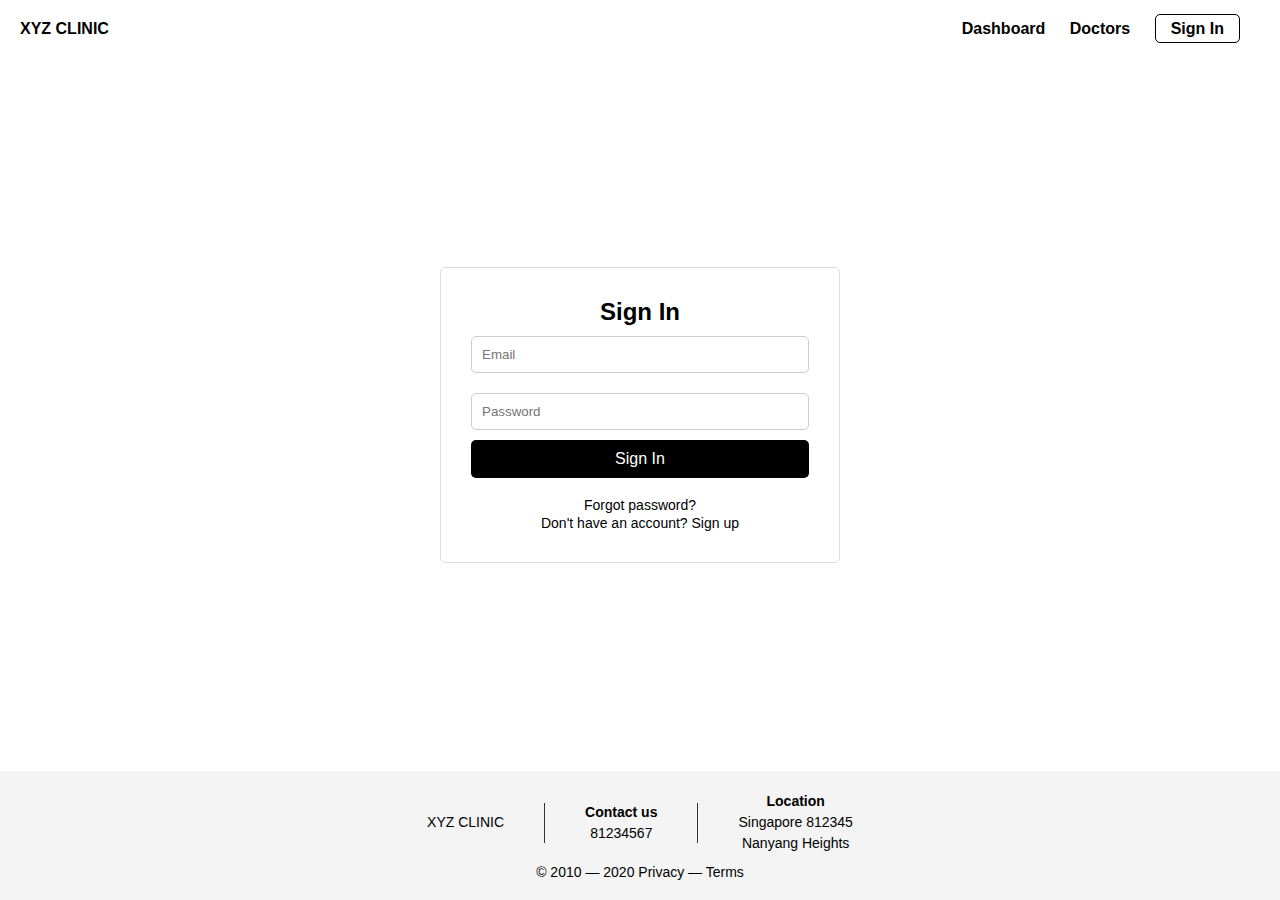
<file: login.html>
<!DOCTYPE html>
<html lang="en">
<head>
    <meta charset="UTF-8">
    <meta name="viewport" content="width=device-width, initial-scale=1.0">
    <title>XYZ Clinic - Login</title>
    <style>
        /* Reset some default styles */
        * {
            margin: 0;
            padding: 0;
            box-sizing: border-box;
        }

        /* General styling */
        body {
            font-family: Arial, sans-serif;
            display: flex;
            flex-direction: column;
            min-height: 100vh;
            justify-content: space-between;
        }

        /* Header styling */
        header {
            display: flex;
            justify-content: space-between;
            padding: 20px;
            font-weight: bold;
        }

        /* Division links */
        div a {
            text-decoration: none;
            color: black;
        }
        a:visited {
            color: rgb(0, 0, 0);
        }
        a:hover {
            color: blue;
        }
        
        /* Navigation links */
        nav a {
            margin-right: 20px;
            text-decoration: none;
            color: black;
        }

        .sign-in {
            padding: 5px 15px;
            border: 1px solid black;
            text-decoration: none;
            color: black;
            border-radius: 5px;
        }

        /* Form container */
        .login-container {
            display: flex;
            justify-content: center;
            align-items: center;
            flex-grow: 1;
        }

        /* Login form styling */
        .login-form {
            border: 1px solid #ddd;
            padding: 30px;
            border-radius: 5px;
            max-width: 400px;
            width: 100%;
            text-align: center;
        }

        .login-form input[type="email"],
        .login-form input[type="password"] {
            width: 100%;
            padding: 10px;
            margin: 10px 0;
            border: 1px solid #ccc;
            border-radius: 5px;
        }

        .login-form button {
            width: 100%;
            padding: 10px;
            background-color: black;
            color: white;
            border: none;
            border-radius: 5px;
            font-size: 16px;
            cursor: pointer;
        }

        .login-form a {
            color: black;
            text-decoration: none;
            font-size: 14px;
        }

        /* Footer styling */
        footer {
            background-color: #f4f4f4;
            padding: 20px 0;
            text-align: center;
        }

        .footer-content {
            display: flex;
            justify-content: center;
            align-items: center;
            max-width: 800px;
            margin: 0 auto;
        }

        .footer-content div {
            margin: 0 20px;
            text-align: center;
        }

        .footer-content .separator {
            border-left: 1px solid #333;
            height: 40px;
            margin: 0 20px;
        }

        .footer-content p {
            font-size: 14px;
            color: black;
            line-height: 1.5;
        }

        /* Bold styling for "Contact us" and "Location" */
        .footer-content p strong {
            font-weight: bold;
        }

        .footer-bottom {
            font-size: 14px;
            color: black;
            margin-top: 10px;
        }
    </style>
</head>
<body>
    <header>
        <div><a href="index.html">XYZ CLINIC</a></div>
        <nav>
            <a href="Dashboard.html">Dashboard</a>
            <a href="Doctors.html">Doctors</a>
            <a href="login.html" class="sign-in">Sign In</a>
        </nav>
    </header>

    <div class="login-container">
        <div class="login-form">
            <h2>Sign In</h2>
            <form action="#">
                <input type="email" placeholder="Email" required>
                <input type="password" placeholder="Password" required>
                <button type="submit">Sign In</button>
                <div><br>
                    <a href="#">Forgot password?</a><br>
                    <a href="signup.html">Don't have an account? Sign up</a>
                </div>
            </form>
        </div>
    </div>

    <footer>
        <div class="footer-content">
            <div>
                <p>XYZ CLINIC</p>
            </div>
            <div class="separator"></div>
            <div>
                <p><strong>Contact us</strong><br>81234567</p>
            </div>
            <div class="separator"></div>
            <div>
                <p><strong>Location</strong><br>Singapore 812345<br>Nanyang Heights</p>
            </div>
        </div>
        <div class="footer-bottom">
            © 2010 — 2020 Privacy — Terms
        </div>
    </footer>
</body>
</html>
</file>
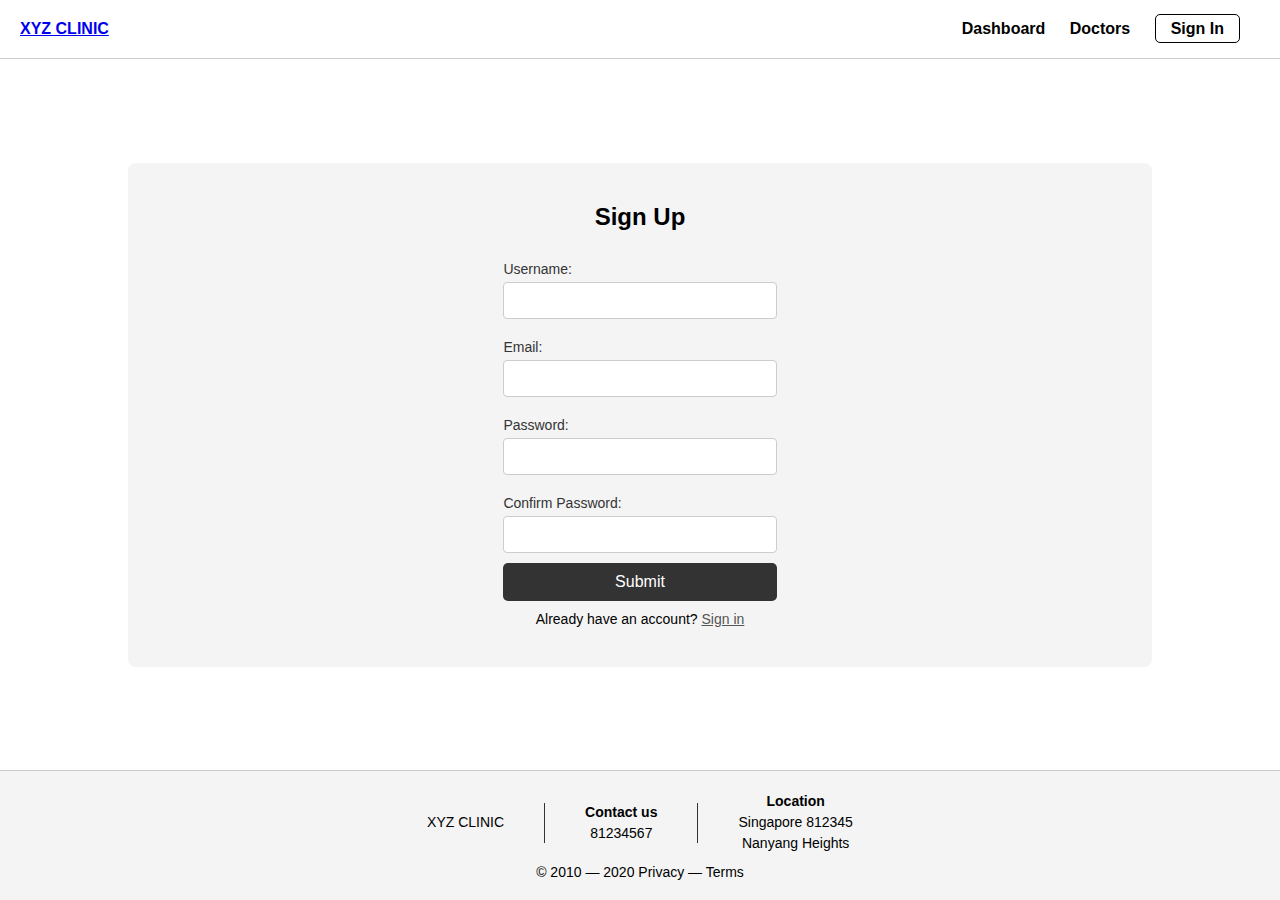
<file: signup.html>
<!DOCTYPE html>
<html lang="en">
<head>
    <meta charset="UTF-8">
    <meta name="viewport" content="width=device-width, initial-scale=1.0">
    <title>XYZ Clinic - Registration</title>
    <style>
        /* Reset styles */
        * {
            margin: 0;
            padding: 0;
            box-sizing: border-box;
        }

        /* General body styling */
        body {
            font-family: Arial, sans-serif;
            display: flex;
            flex-direction: column;
            min-height: 100vh;
            justify-content: center;
        }

        /* Header styling */
        header {
            display: flex;
            justify-content: space-between;
            padding: 20px;
            font-weight: bold;
            background-color: #fff;
            border-bottom: 1px solid #ccc;
        }

        /* Navigation links */
        nav a {
            margin-right: 20px;
            text-decoration: none;
            color: black;
        }

        .sign-in {
            padding: 5px 15px;
            border: 1px solid black;
            text-decoration: none;
            color: black;
            border-radius: 5px;
        }

        /* Registration form container */
        .registration-container {
            display: flex;
            justify-content: center;
            align-items: center;
            flex-grow: 1;
            padding: 40px 0;
        }

        /* Form content layout */
        .registration-content {
            display: flex;
            width: 80%;
            align-items: center;
            flex-wrap: wrap;
        }

        .form-section, .image-section {
            padding: 40px;
            flex: 1; /* Ensures both sections take up equal space */
            display: flex;
            flex-direction: column;
            align-items: center;
            justify-content: center;
        }

        .form-section {
            background-color: #f4f4f4;
            border-radius: 8px;
        }

        .form-section h2 {
            font-size: 24px;
            margin-bottom: 20px;
            text-align: center;
        }

        .form-section label {
            display: block;
            margin: 10px 0 5px;
            font-size: 14px;
            color: #333;
        }

        .form-section input {
            width: 100%;
            padding: 10px;
            margin-bottom: 10px;
            border: 1px solid #ccc;
            border-radius: 4px;
        }

        .form-section button {
            width: 100%;
            padding: 10px;
            background-color: #333;
            color: #fff;
            border: none;
            border-radius: 5px;
            font-size: 16px;
            cursor: pointer;
        }

        .form-section button:hover {
            background-color: #555;
        }

        .form-section p {
            font-size: 14px;
            text-align: center;
            margin-top: 10px;
        }

        .form-section p a {
            color: #555;
            text-decoration: underline;
        }

        .image-section {
            background-color: black;
            display: flex;
            justify-content: center;
            align-items: center;
        }

        .image-placeholder {
            width: 150px;
            height: 150px;
            background-color: white;
            border-radius: 5px;
        }

        /* Footer styling */
        footer {
            background-color: #f4f4f4;
            padding: 20px 0;
            text-align: center;
            border-top: 1px solid #ccc;
        }

        .footer-content {
            display: flex;
            justify-content: center;
            align-items: center;
            max-width: 800px;
            margin: 0 auto;
            flex-wrap: wrap;
        }

        .footer-content div {
            margin: 0 20px;
            text-align: center;
        }

        .footer-content .separator {
            border-left: 1px solid #333;
            height: 40px;
            margin: 0 20px;
        }

        .footer-content p {
            font-size: 14px;
            color: black;
            line-height: 1.5;
        }

        .footer-bottom {
            font-size: 14px;
            color: black;
            margin-top: 10px;
        }

        /* Responsive Design for Smaller Screens */
        @media (max-width: 768px) {
            .form-section, .image-section {
                flex: 1 1 100%; /* Full width on smaller screens */
                padding: 20px;
            }

            .footer-content .separator {
                display: none;
            }
        }
    </style>
</head>
<body>

    <!-- Header Section -->
    <header>
        <div><a href="index.html">XYZ CLINIC</a></div>
        <nav>
            <a href="Dashboard.html">Dashboard</a>
            <a href="Doctors.html">Doctors</a>
            <a href="login.html" class="sign-in">Sign In</a>
        </nav>
    </header>

    <!-- Registration Content Container -->
    <div class="registration-container">
        <div class="registration-content">
            <!-- Form Section -->
            <div class="form-section">
                <h2>Sign Up</h2>
                <form action="#" method="post">
                    <label for="username">Username:</label>
                    <input type="text" id="username" name="username" required>

                    <label for="email">Email:</label>
                    <input type="email" id="email" name="email" required>

                    <label for="password">Password:</label>
                    <input type="password" id="password" name="password" required>

                    <label for="confirm-password">Confirm Password:</label>
                    <input type="password" id="confirm-password" name="confirm-password" required>

                    <button type="submit">Submit</button>
                </form>
                <p>Already have an account? <a href="login.html">Sign in</a></p>
            </div>
        </div>
    </div>

    <!-- Footer Section -->
    <footer>
        <div class="footer-content">
            <div>
                <p>XYZ CLINIC</p>
            </div>
            <div class="separator"></div>
            <div>
                <p><strong>Contact us</strong><br>81234567</p>
            </div>
            <div class="separator"></div>
            <div>
                <p><strong>Location</strong><br>Singapore 812345<br>Nanyang Heights</p>
            </div>
        </div>
        <div class="footer-bottom">
            © 2010 — 2020 Privacy — Terms
        </div>
    </footer>

</body>
</html>
</file>
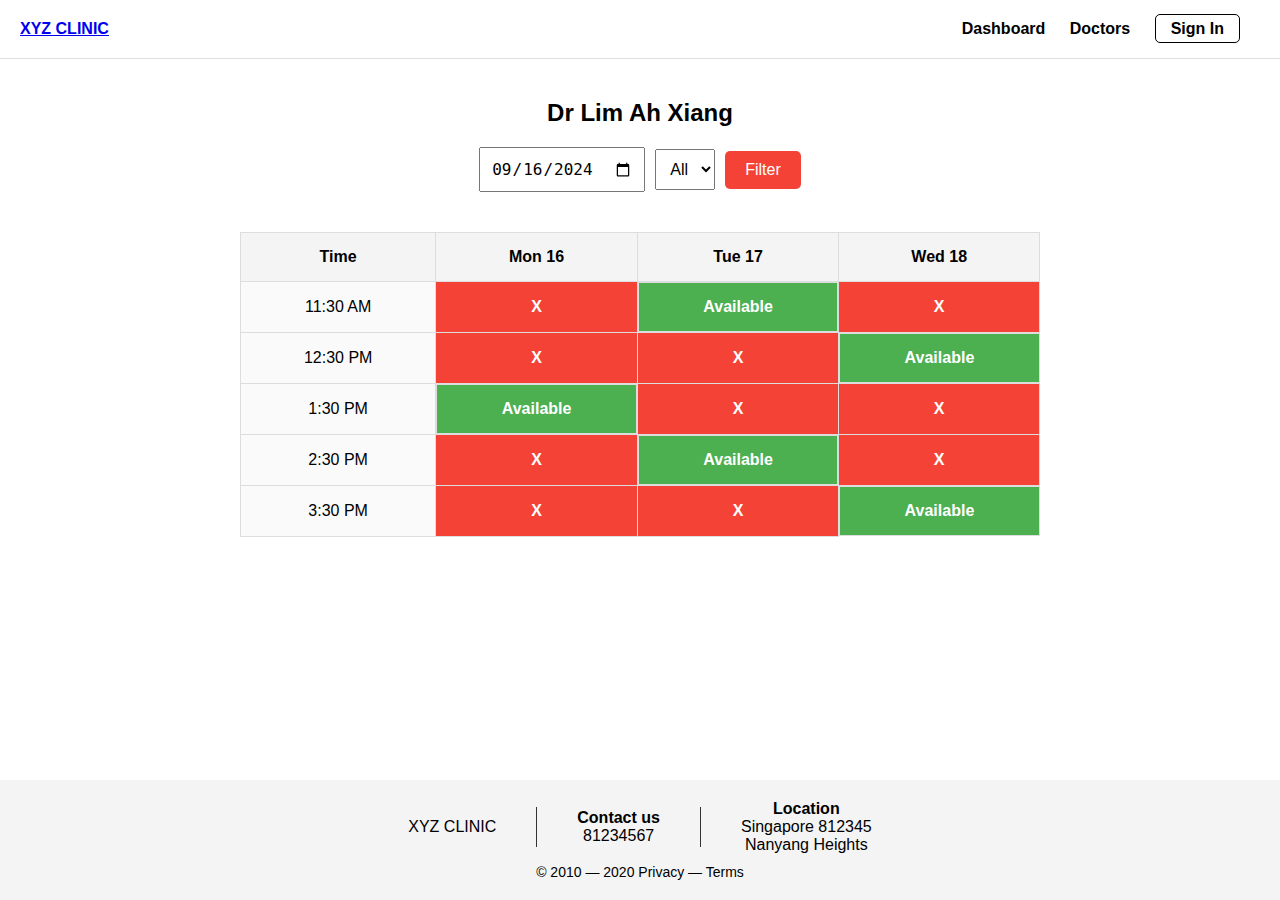
<file: SCHEDULES/LAXS.html>
<!DOCTYPE html>
<html lang="en">
<head>
    <meta charset="UTF-8">
    <meta name="viewport" content="width=device-width, initial-scale=1.0">
    <title>XYZ Clinic - Appointment</title>
    <style>
        /* Reset styles */
        * {
            margin: 0;
            padding: 0;
            box-sizing: border-box;
        }

        body {
            font-family: Arial, sans-serif;
            display: flex;
            flex-direction: column;
            min-height: 100vh;
            justify-content: center;
            align-items: center;
        }

        header {
            display: flex;
            justify-content: space-between;
            width: 100%;
            padding: 20px;
            font-weight: bold;
            border-bottom: 1px solid #ddd;
        }

        nav a {
            margin-right: 20px;
            text-decoration: none;
            color: black;
        }

        .sign-up {
            padding: 5px 15px;
            border: 1px solid black;
            text-decoration: none;
            color: black;
            border-radius: 5px;
        }

        .container {
            width: 80%;
            max-width: 800px;
            margin: 40px auto;
            text-align: center;
        }

        h1 {
            font-size: 24px;
            margin-bottom: 20px;
        }

        .filter-section {
            display: flex;
            justify-content: center;
            align-items: center;
            gap: 10px;
            margin-bottom: 20px;
        }

        .filter-section select, .filter-section input {
            padding: 10px;
            font-size: 16px;
        }

        .filter-section button {
            padding: 10px 20px;
            background-color: #f44336;
            color: white;
            border: none;
            border-radius: 5px;
            cursor: pointer;
            font-size: 16px;
        }

        .table-container {
            overflow-x: auto;
        }

        table {
            width: 100%;
            border-collapse: collapse;
            margin-top: 20px;
        }

        th, td {
            padding: 15px;
            border: 1px solid #ddd;
            text-align: center;
        }

        th {
            background-color: #f4f4f4;
        }

        td {
            background-color: #fafafa;
        }

        .unavailable-slot {
            background-color: #f44336;
            color: white;
            font-weight: bold;
        }

        .available-slot {
            background-color: #4CAF50;
            color: white;
            font-weight: bold;
            cursor: pointer;
            text-decoration: none;
            display: block;
        }

        footer {
            background-color: #f4f4f4;
            padding: 20px 0;
            text-align: center;
            width: 100%;
            margin-top: auto;
        }

        .footer-content {
            display: flex;
            justify-content: center;
            align-items: center;
            max-width: 800px;
            margin: 0 auto;
            flex-wrap: wrap;
        }

        .footer-content div {
            margin: 0 20px;
            text-align: center;
        }

        .footer-content .separator {
            border-left: 1px solid #333;
            height: 40px;
            margin: 0 20px;
        }

        .footer-bottom {
            font-size: 14px;
            color: black;
            margin-top: 10px;
        }
    </style>
</head>
<body>

    <!-- Header Section -->
    <header>
        <div><a href="index.html">XYZ CLINIC</a></div>
        <nav>
            <a href="Dashboard.html">Dashboard</a>
            <a href="Doctors.html">Doctors</a>
            <a href="login.html" class="sign-up">Sign In</a>
        </nav>
    </header>

    <!-- Appointment Booking Container -->
    <div class="container">
        <h1>Dr Lim Ah Xiang</h1>
        <div class="filter-section">
            <input type="date" id="datePicker" value="2024-09-16" onchange="updateDates()">
            <select>
                <option value="all">All</option>
                <!-- More options can be added here -->
            </select>
            <button>Filter</button>
        </div>

        <div class="table-container">
            <table>
                <thead>
                    <tr>
                        <th>Time</th>
                        <th id="day1">Mon 16</th>
                        <th id="day2">Tue 17</th>
                        <th id="day3">Wed 18</th>
                    </tr>
                </thead>
                <tbody>
                    <tr>
                        <td>11:30 AM</td>
                        <td class="unavailable-slot">X</td>
                        <td class="available-slot"><a href="set-appointment.html" class="available-slot">Available</a></td>
                        <td class="unavailable-slot">X</td>
                    </tr>
                    <tr>
                        <td>12:30 PM</td>
                        <td class="unavailable-slot">X</td>
                        <td class="unavailable-slot">X</td>
                        <td class="available-slot"><a href="set-appointment.html" class="available-slot">Available</a></td>
                    </tr>
                    <tr>
                        <td>1:30 PM</td>
                        <td class="available-slot"><a href="set-appointment.html" class="available-slot">Available</a></td>
                        <td class="unavailable-slot">X</td>
                        <td class="unavailable-slot">X</td>
                    </tr>
                    <tr>
                        <td>2:30 PM</td>
                        <td class="unavailable-slot">X</td>
                        <td class="available-slot"><a href="set-appointment.html" class="available-slot">Available</a></td>
                        <td class="unavailable-slot">X</td>
                    </tr>
                    <tr>
                        <td>3:30 PM</td>
                        <td class="unavailable-slot">X</td>
                        <td class="unavailable-slot">X</td>
                        <td class="available-slot"><a href="set-appointment.html" class="available-slot">Available</a></td>
                    </tr>
                </tbody>
            </table>
        </div>
    </div>

    <!-- Footer Section -->
    <footer>
        <div class="footer-content">
            <div>
                <p>XYZ CLINIC</p>
            </div>
            <div class="separator"></div>
            <div>
                <p><strong>Contact us</strong><br>81234567</p>
            </div>
            <div class="separator"></div>
            <div>
                <p><strong>Location</strong><br>Singapore 812345<br>Nanyang Heights</p>
            </div>
        </div>
        <div class="footer-bottom">
            © 2010 — 2020 Privacy — Terms
        </div>
    </footer>

    <script>
        function updateDates() {
            const datePicker = document.getElementById('datePicker');
            const startDate = new Date(datePicker.value);
            
            const days = ["Sun", "Mon", "Tue", "Wed", "Thu", "Fri", "Sat"];
            for (let i = 0; i < 3; i++) {
                const date = new Date(startDate);
                date.setDate(startDate.getDate() + i);
                document.getElementById('day' + (i + 1)).textContent = 
                    days[date.getDay()] + ' ' + date.getDate();
            }
        }

        // Initialize table dates on page load
        updateDates();
    </script>

</body>
</html>
</file>
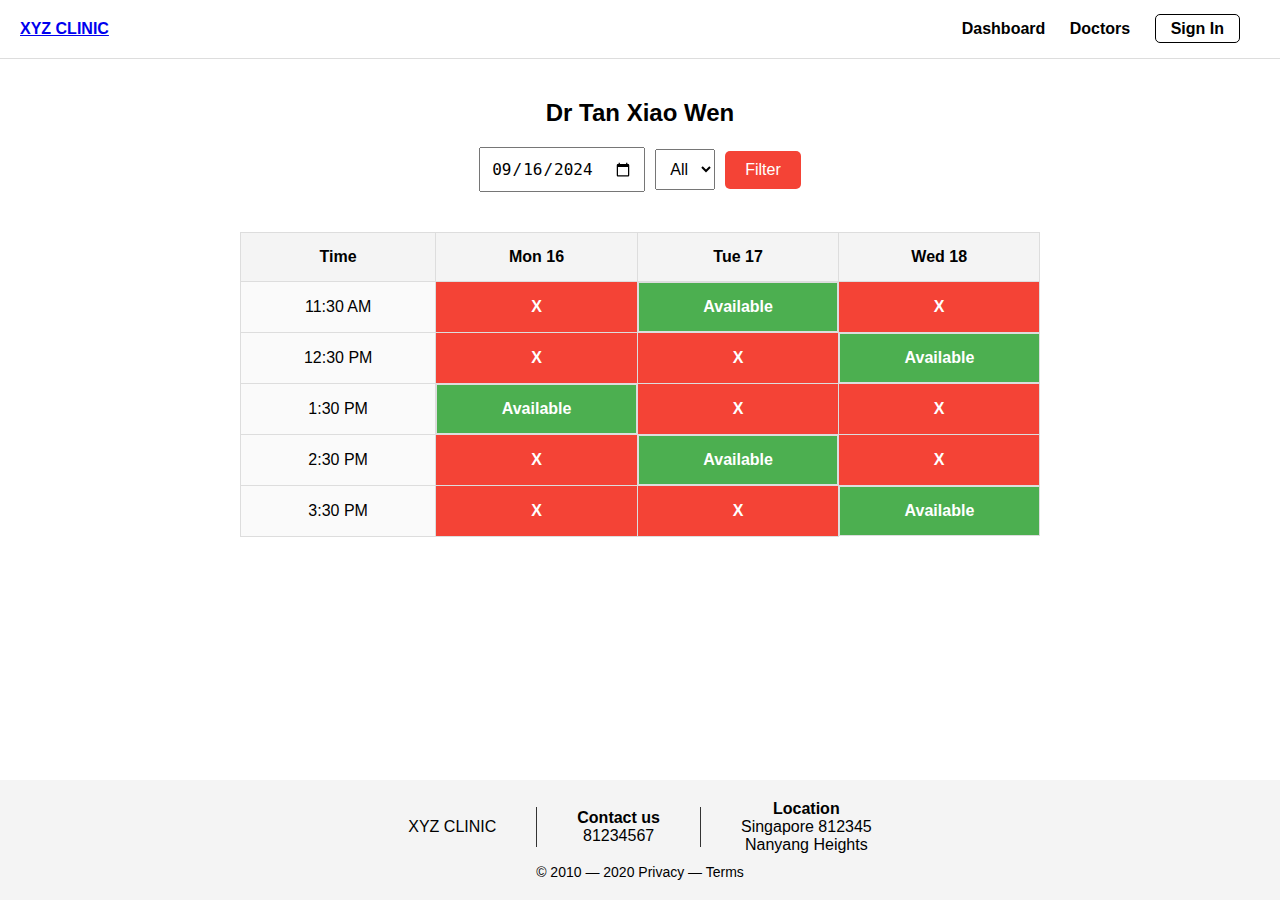
<file: SCHEDULES/TXWS.html>
<!DOCTYPE html>
<html lang="en">
<head>
    <meta charset="UTF-8">
    <meta name="viewport" content="width=device-width, initial-scale=1.0">
    <title>XYZ Clinic - Appointment</title>
    <style>
        /* Reset styles */
        * {
            margin: 0;
            padding: 0;
            box-sizing: border-box;
        }

        body {
            font-family: Arial, sans-serif;
            display: flex;
            flex-direction: column;
            min-height: 100vh;
            justify-content: center;
            align-items: center;
        }

        header {
            display: flex;
            justify-content: space-between;
            width: 100%;
            padding: 20px;
            font-weight: bold;
            border-bottom: 1px solid #ddd;
        }

        nav a {
            margin-right: 20px;
            text-decoration: none;
            color: black;
        }

        .sign-up {
            padding: 5px 15px;
            border: 1px solid black;
            text-decoration: none;
            color: black;
            border-radius: 5px;
        }

        .container {
            width: 80%;
            max-width: 800px;
            margin: 40px auto;
            text-align: center;
        }

        h1 {
            font-size: 24px;
            margin-bottom: 20px;
        }

        .filter-section {
            display: flex;
            justify-content: center;
            align-items: center;
            gap: 10px;
            margin-bottom: 20px;
        }

        .filter-section select, .filter-section input {
            padding: 10px;
            font-size: 16px;
        }

        .filter-section button {
            padding: 10px 20px;
            background-color: #f44336;
            color: white;
            border: none;
            border-radius: 5px;
            cursor: pointer;
            font-size: 16px;
        }

        .table-container {
            overflow-x: auto;
        }

        table {
            width: 100%;
            border-collapse: collapse;
            margin-top: 20px;
        }

        th, td {
            padding: 15px;
            border: 1px solid #ddd;
            text-align: center;
        }

        th {
            background-color: #f4f4f4;
        }

        td {
            background-color: #fafafa;
        }

        .unavailable-slot {
            background-color: #f44336;
            color: white;
            font-weight: bold;
        }

        .available-slot {
            background-color: #4CAF50;
            color: white;
            font-weight: bold;
            cursor: pointer;
            text-decoration: none;
            display: block;
        }

        footer {
            background-color: #f4f4f4;
            padding: 20px 0;
            text-align: center;
            width: 100%;
            margin-top: auto;
        }

        .footer-content {
            display: flex;
            justify-content: center;
            align-items: center;
            max-width: 800px;
            margin: 0 auto;
            flex-wrap: wrap;
        }

        .footer-content div {
            margin: 0 20px;
            text-align: center;
        }

        .footer-content .separator {
            border-left: 1px solid #333;
            height: 40px;
            margin: 0 20px;
        }

        .footer-bottom {
            font-size: 14px;
            color: black;
            margin-top: 10px;
        }
    </style>
</head>
<body>

    <!-- Header Section -->
    <header>
        <div><a href="index.html">XYZ CLINIC</a></div>
        <nav>
            <a href="Dashboard.html">Dashboard</a>
            <a href="Doctors.html">Doctors</a>
            <a href="login.html" class="sign-up">Sign In</a>
        </nav>
    </header>

    <!-- Appointment Booking Container -->
    <div class="container">
        <h1>Dr Tan Xiao Wen</h1>
        <div class="filter-section">
            <input type="date" id="datePicker" value="2024-09-16" onchange="updateDates()">
            <select>
                <option value="all">All</option>
                <!-- More options can be added here -->
            </select>
            <button>Filter</button>
        </div>

        <div class="table-container">
            <table>
                <thead>
                    <tr>
                        <th>Time</th>
                        <th id="day1">Mon 16</th>
                        <th id="day2">Tue 17</th>
                        <th id="day3">Wed 18</th>
                    </tr>
                </thead>
                <tbody>
                    <tr>
                        <td>11:30 AM</td>
                        <td class="unavailable-slot">X</td>
                        <td class="available-slot"><a href="set-appointment.html" class="available-slot">Available</a></td>
                        <td class="unavailable-slot">X</td>
                    </tr>
                    <tr>
                        <td>12:30 PM</td>
                        <td class="unavailable-slot">X</td>
                        <td class="unavailable-slot">X</td>
                        <td class="available-slot"><a href="set-appointment.html" class="available-slot">Available</a></td>
                    </tr>
                    <tr>
                        <td>1:30 PM</td>
                        <td class="available-slot"><a href="set-appointment.html" class="available-slot">Available</a></td>
                        <td class="unavailable-slot">X</td>
                        <td class="unavailable-slot">X</td>
                    </tr>
                    <tr>
                        <td>2:30 PM</td>
                        <td class="unavailable-slot">X</td>
                        <td class="available-slot"><a href="set-appointment.html" class="available-slot">Available</a></td>
                        <td class="unavailable-slot">X</td>
                    </tr>
                    <tr>
                        <td>3:30 PM</td>
                        <td class="unavailable-slot">X</td>
                        <td class="unavailable-slot">X</td>
                        <td class="available-slot"><a href="set-appointment.html" class="available-slot">Available</a></td>
                    </tr>
                </tbody>
            </table>
        </div>
    </div>

    <!-- Footer Section -->
    <footer>
        <div class="footer-content">
            <div>
                <p>XYZ CLINIC</p>
            </div>
            <div class="separator"></div>
            <div>
                <p><strong>Contact us</strong><br>81234567</p>
            </div>
            <div class="separator"></div>
            <div>
                <p><strong>Location</strong><br>Singapore 812345<br>Nanyang Heights</p>
            </div>
        </div>
        <div class="footer-bottom">
            © 2010 — 2020 Privacy — Terms
        </div>
    </footer>

    <script>
        function updateDates() {
            const datePicker = document.getElementById('datePicker');
            const startDate = new Date(datePicker.value);
            
            const days = ["Sun", "Mon", "Tue", "Wed", "Thu", "Fri", "Sat"];
            for (let i = 0; i < 3; i++) {
                const date = new Date(startDate);
                date.setDate(startDate.getDate() + i);
                document.getElementById('day' + (i + 1)).textContent = 
                    days[date.getDay()] + ' ' + date.getDate();
            }
        }

        // Initialize table dates on page load
        updateDates();
    </script>

</body>
</html>
</file>
